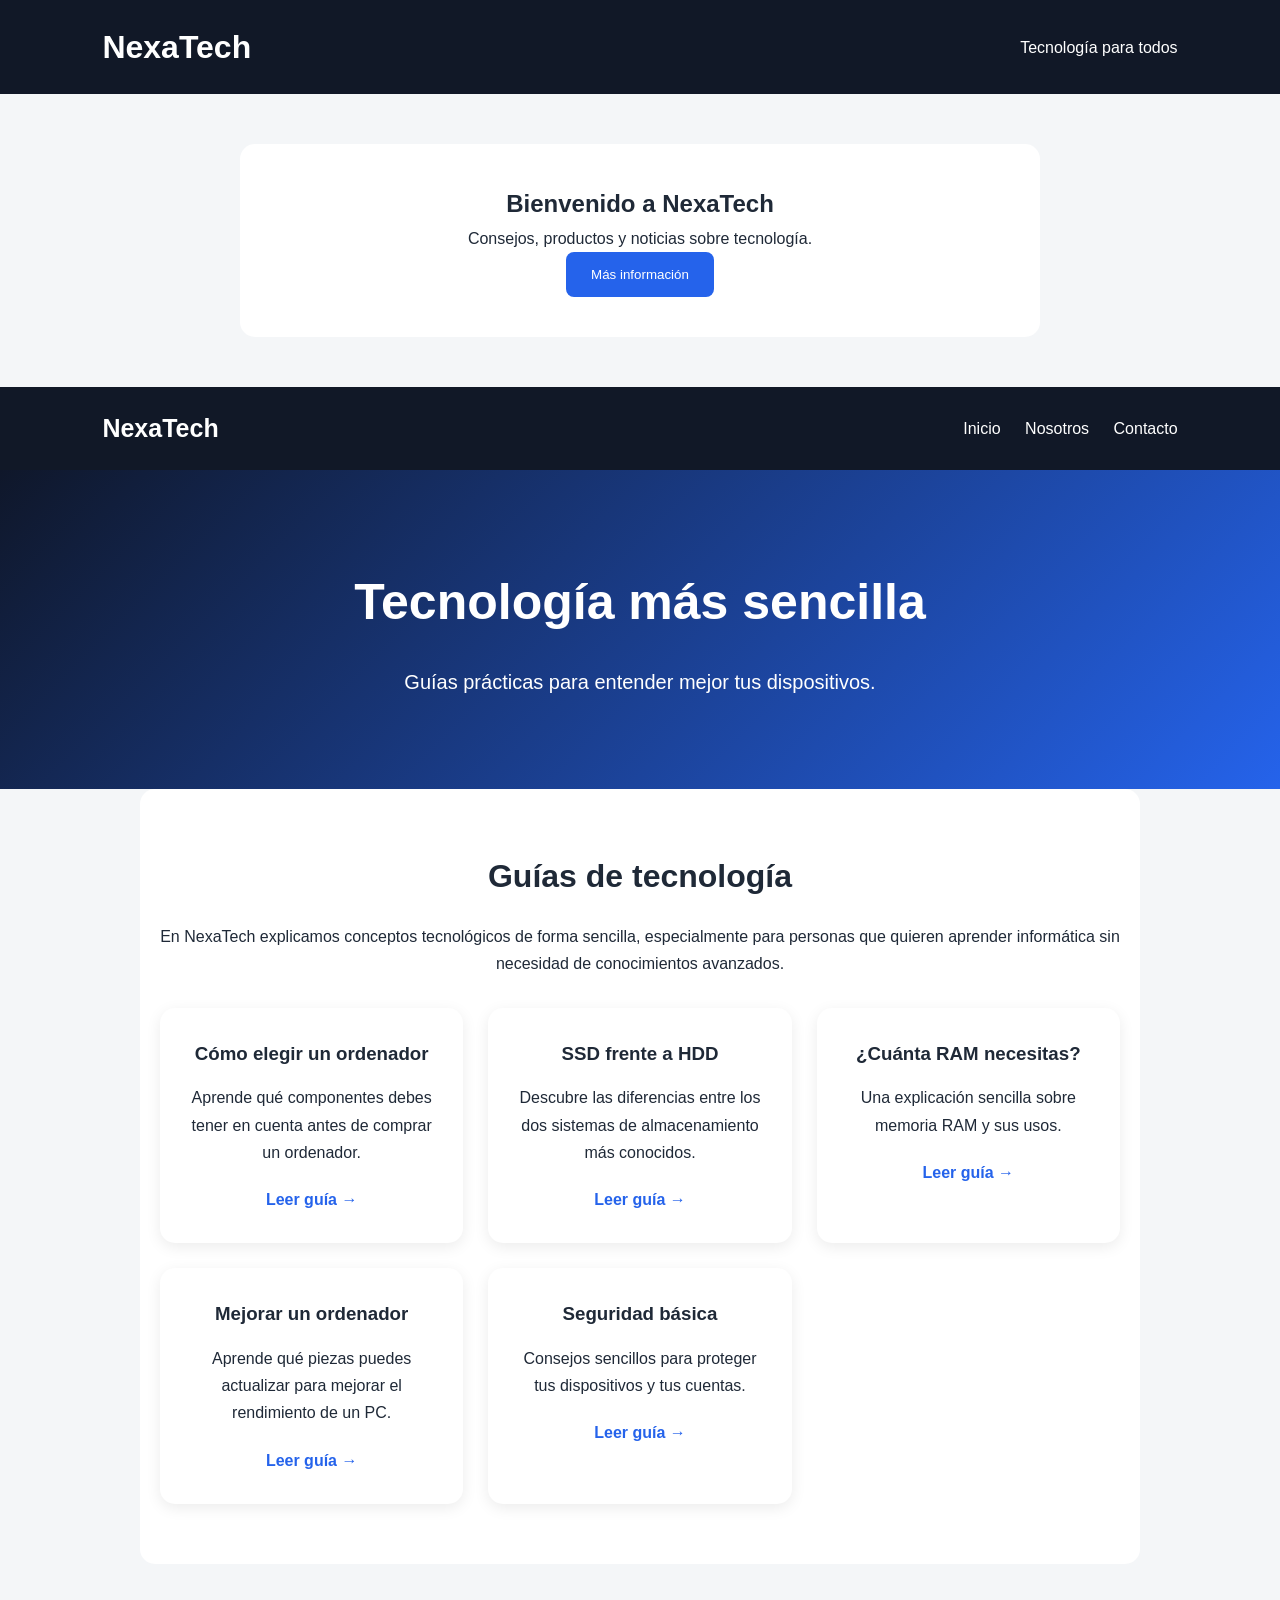
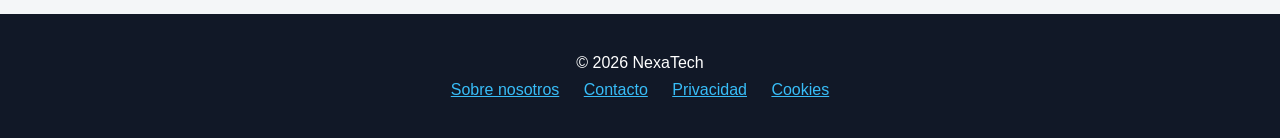
<file: index.html>
<!DOCTYPE html>
<html lang="es">
<head>
    <meta charset="UTF-8">
    <meta name="viewport" content="width=device-width, initial-scale=1.0">

    <script async src="https://pagead2.googlesyndication.com/pagead/js/adsbygoogle.js?client=ca-pub-7787864541456606"
     crossorigin="anonymous"></script>

    <title>NexaTech</title>

    <style>
        body {
            font-family: Arial, sans-serif;
            margin: 0;
            background: #f4f6f8;
            text-align: center;
        }

        header {
            background: #111827;
            color: white;
            padding: 30px;
        }

        main {
            max-width: 800px;
            margin: 50px auto;
            background: white;
            padding: 40px;
            border-radius: 15px;
        }

        button {
            background: #2563eb;
            color: white;
            border: none;
            padding: 15px 25px;
            border-radius: 8px;
        }
    </style>
</head>

<body>

    <header>
        <h1>NexaTech</h1>
        <p>Tecnología para todos</p>
    </header>

    <main>
        <h2>Bienvenido a NexaTech</h2>

        <p>
            Consejos, productos y noticias sobre tecnología.
        </p>

        <button>Más información</button>
    </main>

</body>
</html>
<!DOCTYPE html>
<html lang="es">
<head>
    <meta charset="UTF-8">
    <meta name="viewport" content="width=device-width, initial-scale=1.0">
    <title>NexaTech | Tecnología sencilla</title>
    <meta name="description" content="NexaTech ofrece guías y consejos prácticos sobre ordenadores, componentes, seguridad y tecnología.">
    <link rel="stylesheet" href="css/estilo.css">
</head>

<body>

<header>
    <div class="logo">NexaTech</div>

    <nav>
        <a href="index.html">Inicio</a>
        <a href="sobre-nosotros.html">Nosotros</a>
        <a href="contacto.html">Contacto</a>
    </nav>
</header>

<section class="hero">
    <h1>Tecnología más sencilla</h1>
    <p>Guías prácticas para entender mejor tus dispositivos.</p>
</section>

<main class="container">

    <h1>Guías de tecnología</h1>

    <p>
        En NexaTech explicamos conceptos tecnológicos de forma sencilla,
        especialmente para personas que quieren aprender informática
        sin necesidad de conocimientos avanzados.
    </p>

    <div class="cards">

        <div class="card">
            <h3>Cómo elegir un ordenador</h3>
            <p>
                Aprende qué componentes debes tener en cuenta antes
                de comprar un ordenador.
            </p>
            <a href="guias/elegir-ordenador.html">Leer guía →</a>
        </div>

        <div class="card">
            <h3>SSD frente a HDD</h3>
            <p>
                Descubre las diferencias entre los dos sistemas
                de almacenamiento más conocidos.
            </p>
            <a href="guias/ssd-vs-hdd.html">Leer guía →</a>
        </div>

        <div class="card">
            <h3>¿Cuánta RAM necesitas?</h3>
            <p>
                Una explicación sencilla sobre memoria RAM y sus usos.
            </p>
            <a href="guias/cuanta-ram.html">Leer guía →</a>
        </div>

        <div class="card">
            <h3>Mejorar un ordenador</h3>
            <p>
                Aprende qué piezas puedes actualizar para mejorar
                el rendimiento de un PC.
            </p>
            <a href="guias/mejorar-pc.html">Leer guía →</a>
        </div>

        <div class="card">
            <h3>Seguridad básica</h3>
            <p>
                Consejos sencillos para proteger tus dispositivos
                y tus cuentas.
            </p>
            <a href="guias/seguridad-basica.html">Leer guía →</a>
        </div>

    </div>

</main>

<footer>
    <p>© 2026 NexaTech</p>

    <p>
        <a href="sobre-nosotros.html">Sobre nosotros</a>
        <a href="contacto.html">Contacto</a>
        <a href="privacidad.html">Privacidad</a>
        <a href="cookies.html">Cookies</a>
    </p>
</footer>

</body>
</html>
</file>
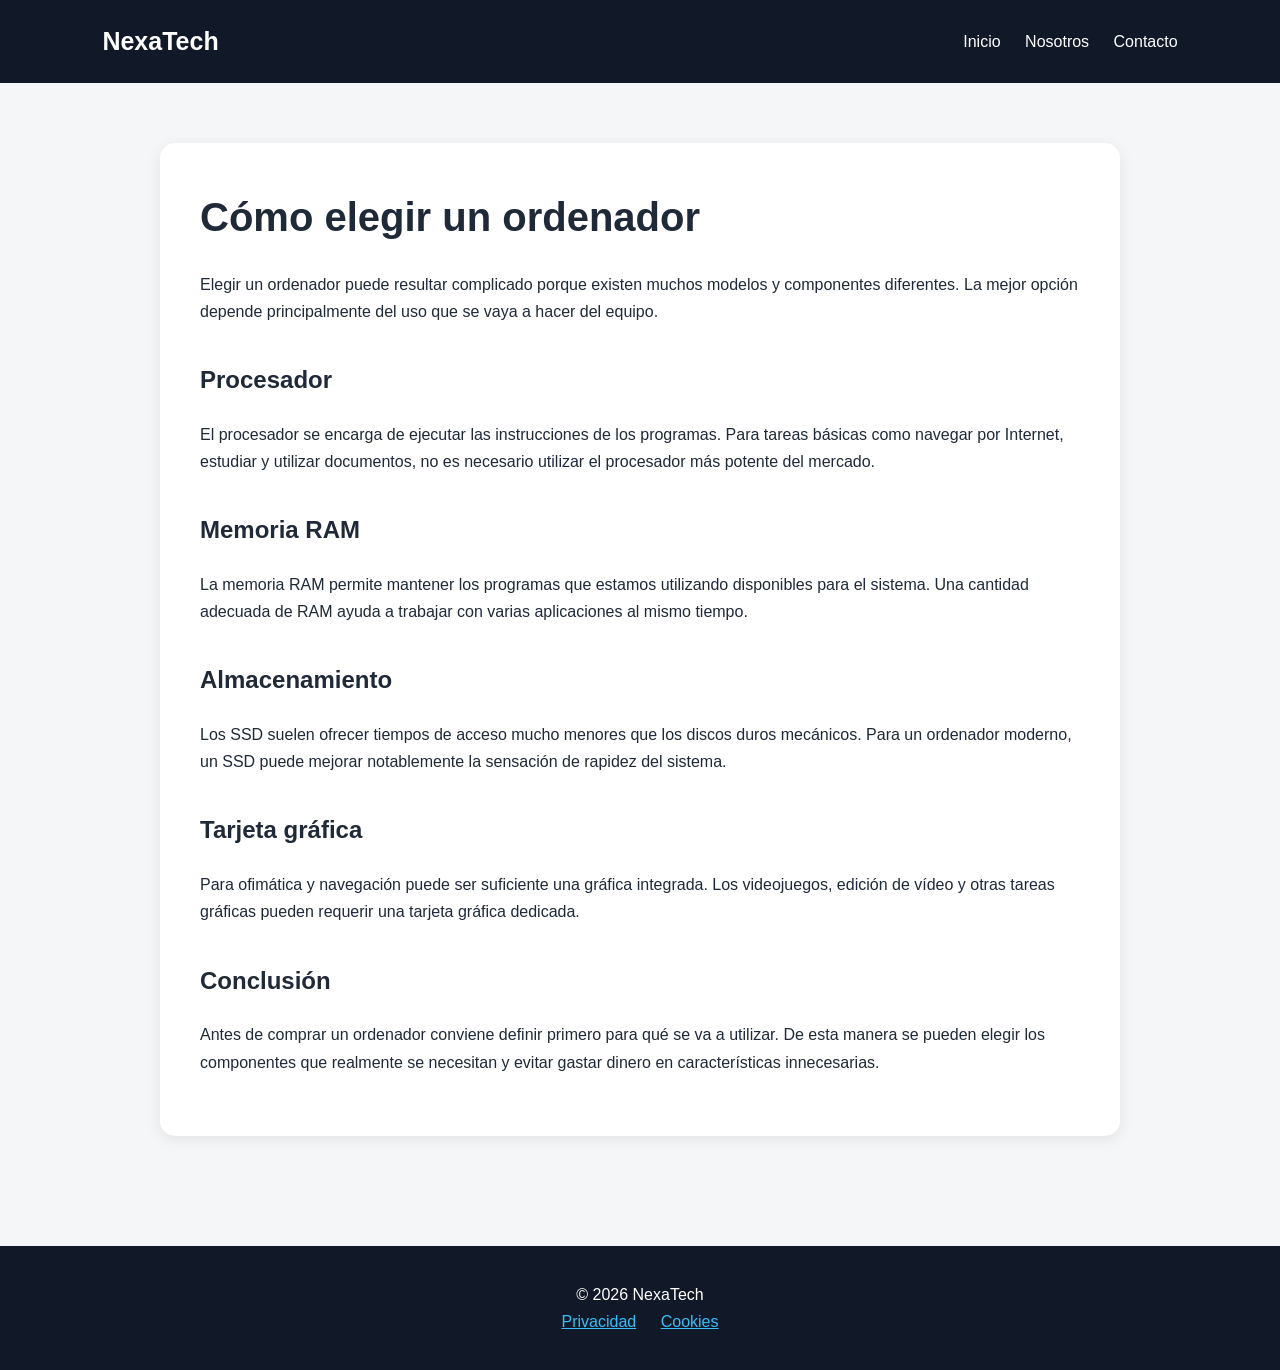
<file: guias/elegir-ordenador.html>
<!DOCTYPE html>
<html lang="es">
<head>
    <meta charset="UTF-8">
    <meta name="viewport" content="width=device-width, initial-scale=1.0">
    <title>Cómo elegir un ordenador | NexaTech</title>
    <meta name="description" content="Guía sencilla para elegir un ordenador según tus necesidades.">
    <link rel="stylesheet" href="../css/estilo.css">
</head>

<body>

<header>
    <div class="logo">NexaTech</div>
    <nav>
        <a href="../index.html">Inicio</a>
        <a href="../sobre-nosotros.html">Nosotros</a>
        <a href="../contacto.html">Contacto</a>
    </nav>
</header>

<main class="container">

<article class="article">

<h1>Cómo elegir un ordenador</h1>

<p>
Elegir un ordenador puede resultar complicado porque existen muchos
modelos y componentes diferentes. La mejor opción depende principalmente
del uso que se vaya a hacer del equipo.
</p>

<h2>Procesador</h2>

<p>
El procesador se encarga de ejecutar las instrucciones de los programas.
Para tareas básicas como navegar por Internet, estudiar y utilizar
documentos, no es necesario utilizar el procesador más potente del mercado.
</p>

<h2>Memoria RAM</h2>

<p>
La memoria RAM permite mantener los programas que estamos utilizando
disponibles para el sistema. Una cantidad adecuada de RAM ayuda a trabajar
con varias aplicaciones al mismo tiempo.
</p>

<h2>Almacenamiento</h2>

<p>
Los SSD suelen ofrecer tiempos de acceso mucho menores que los discos
duros mecánicos. Para un ordenador moderno, un SSD puede mejorar
notablemente la sensación de rapidez del sistema.
</p>

<h2>Tarjeta gráfica</h2>

<p>
Para ofimática y navegación puede ser suficiente una gráfica integrada.
Los videojuegos, edición de vídeo y otras tareas gráficas pueden requerir
una tarjeta gráfica dedicada.
</p>

<h2>Conclusión</h2>

<p>
Antes de comprar un ordenador conviene definir primero para qué se va a
utilizar. De esta manera se pueden elegir los componentes que realmente
se necesitan y evitar gastar dinero en características innecesarias.
</p>

</article>

</main>

<footer>
<p>© 2026 NexaTech</p>
<a href="../privacidad.html">Privacidad</a>
<a href="../cookies.html">Cookies</a>
</footer>

</body>
</html>
</file>
<file: css/estilo.css>
* {
    box-sizing: border-box;
    margin: 0;
    padding: 0;
}

body {
    font-family: Arial, sans-serif;
    background: #f4f6f8;
    color: #1f2937;
    line-height: 1.7;
}

header {
    background: #111827;
    color: white;
    padding: 20px 8%;
    display: flex;
    justify-content: space-between;
    align-items: center;
}

.logo {
    font-size: 25px;
    font-weight: bold;
}

nav a {
    color: white;
    text-decoration: none;
    margin-left: 20px;
}

nav a:hover {
    color: #38bdf8;
}

.hero {
    background: linear-gradient(135deg, #0f172a, #2563eb);
    color: white;
    text-align: center;
    padding: 90px 20px;
}

.hero h1 {
    font-size: 50px;
    margin-bottom: 20px;
}

.hero p {
    font-size: 20px;
}

.container {
    max-width: 1000px;
    margin: auto;
    padding: 60px 20px;
}

.container h1,
.container h2 {
    margin-bottom: 20px;
}

.container p {
    margin-bottom: 20px;
}

.cards {
    display: grid;
    grid-template-columns: repeat(3, 1fr);
    gap: 25px;
    margin-top: 30px;
}

.card {
    background: white;
    padding: 30px;
    border-radius: 15px;
    box-shadow: 0 4px 15px rgba(0,0,0,.08);
}

.card h3 {
    margin-bottom: 15px;
}

.card a {
    color: #2563eb;
    text-decoration: none;
    font-weight: bold;
}

.article {
    background: white;
    padding: 40px;
    border-radius: 15px;
    box-shadow: 0 4px 15px rgba(0,0,0,.08);
}

.article h1 {
    font-size: 40px;
}

.article h2 {
    margin-top: 35px;
}

.article ul {
    margin: 20px 0 20px 30px;
}

footer {
    background: #111827;
    color: white;
    padding: 35px 20px;
    text-align: center;
    margin-top: 50px;
}

footer a {
    color: #38bdf8;
    margin: 0 10px;
}

@media (max-width: 700px) {
    header {
        flex-direction: column;
        gap: 15px;
    }

    nav a {
        margin: 5px;
        display: inline-block;
    }

    .hero h1 {
        font-size: 35px;
    }

    .cards {
        grid-template-columns: 1fr;
    }

    .article {
        padding: 25px;
    }
}
</file>
